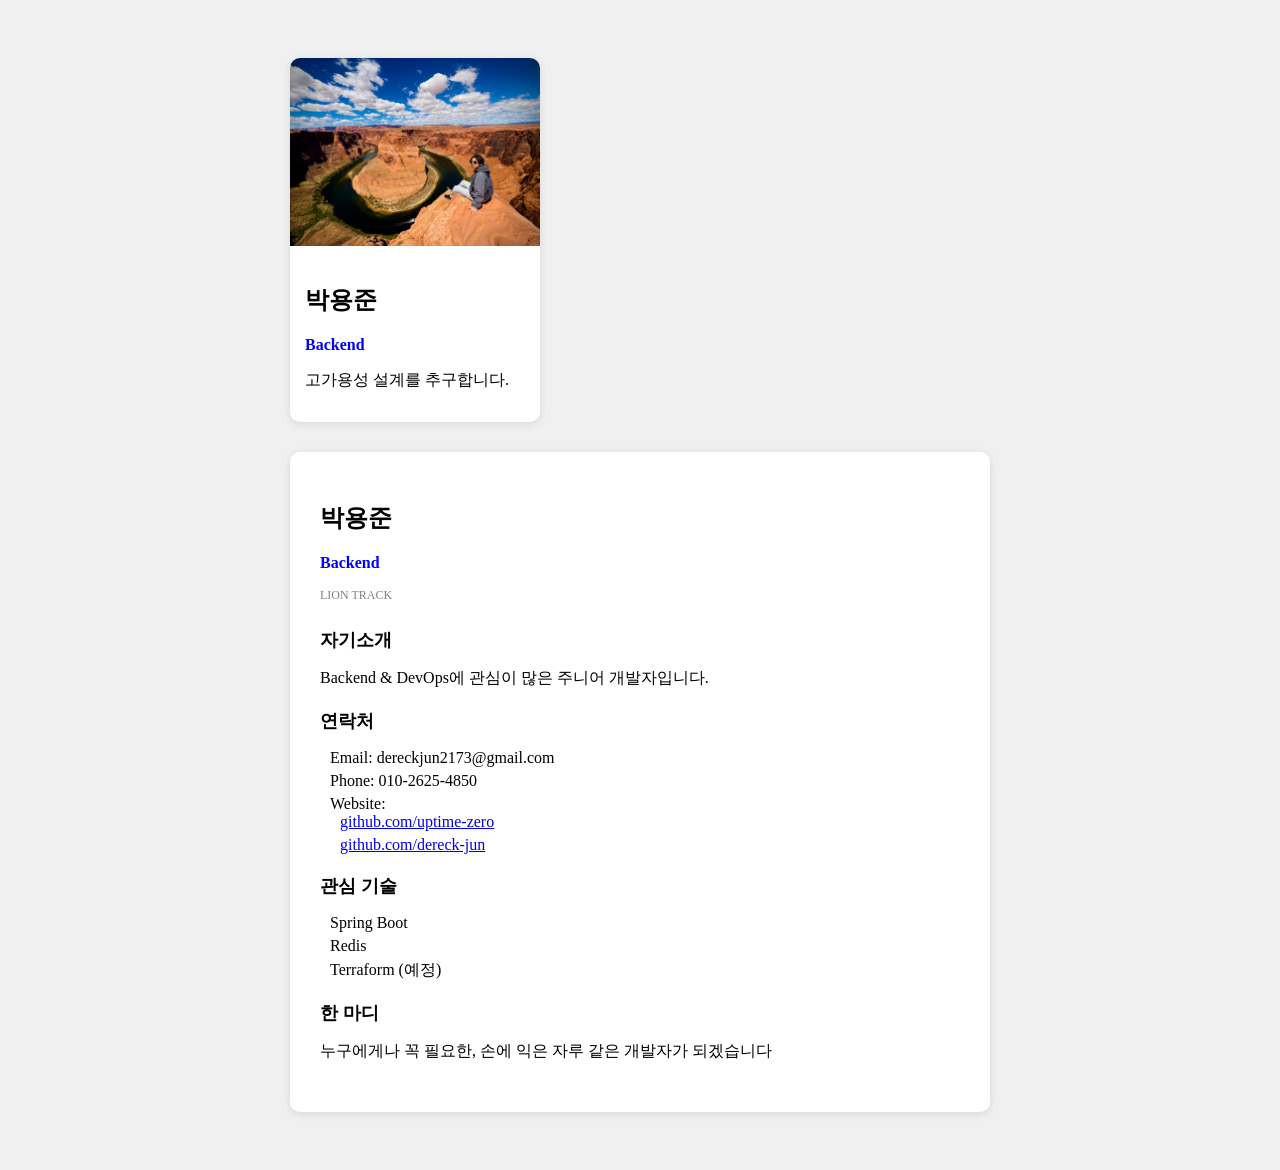
<file: frontend/basic/html/index.html>
<!DOCTYPE html>
<html lang="ko">
<head>
    <meta charset="UTF-8">
    <title>Profile</title>
    <link rel="stylesheet" href="../css/style.css">
</head>
<body>
    <div class="container">
        <div class="profile-mini">
            <div class="photo-box">
                <img src="../image/IMG_0188.jpg" alt="프로필">
            </div>
            <div class="info-box">
                <h2 class="name">박용준</h2>
                <p class="job">Backend</p>
                <p class="memo">고가용성 설계를 추구합니다.</p>
            </div>
        </div>

        <div class="profile-main">
            <div class="main-header">
                <h2>박용준</h2>
                <p class="job">Backend</p>
                <p class="track-name">LION TRACK</p>
            </div>

            <div class="content-item">
                <p class="label">자기소개</p>
                <p>Backend & DevOps에 관심이 많은 주니어 개발자입니다.</p>
            </div>

            <div class="content-item">
                <p class="label">연락처</p>
                <ul>
                    <li>Email: dereckjun2173@gmail.com</li>
                    <li>Phone: 010-2625-4850</li>
                    <li>
                      Website: 
                      <ul>
                        <li><a href="https://github.com/uptime-zero">github.com/uptime-zero</a></li>
                        <li><a href="https://github.com/dereck-jun">github.com/dereck-jun</a></li>
                      </ul>
                    </li>
                </ul>
            </div>

            <div class="content-item">
                <p class="label">관심 기술</p>
                <ul>
                    <li>Spring Boot</li>
                    <li>Redis</li>
                    <li>Terraform (예정)</li>
                </ul>
            </div>

            <div class="content-item">
                <p class="label">한 마디</p>
                <p>누구에게나 꼭 필요한, 손에 익은 자루 같은 개발자가 되겠습니다</p>
            </div>
        </div>
    </div>
</body>
</html>
</file>
<file: frontend/basic/css/style.css>
body {
    background-color: #f0f0f0;
    display: flex;
    flex-direction: column;
    align-items: center; 
    padding: 50px 0;
}

.container {
    width: 700px;
    display: flex;
    flex-direction: column;
    gap: 30px;
}

.profile-mini, .profile-main {
    background-color: white;
    border-radius: 10px;
    box-shadow: 0 2px 10px rgba(0,0,0,0.1);
    overflow: hidden;
}

.profile-mini {
    width: 250px;
}

.photo-box img {
    width: 100%;
    height: auto;
}

.info-box {
    padding: 15px;
}

.profile-main {
    padding: 30px;
}

.main-header {
    margin-bottom: 25px;
}

.job {
    color: blue;
    font-weight: bold;
}

.track-name {
    color: gray;
    font-size: 12px;
}

.content-item {
    margin-bottom: 20px;
}

.label {
    font-weight: bold;
    font-size: 18px;
    margin-bottom: 5px;
}

ul {
    list-style: none;
    padding-left: 10px;
}

li {
    margin-bottom: 5px;
}
</file>
